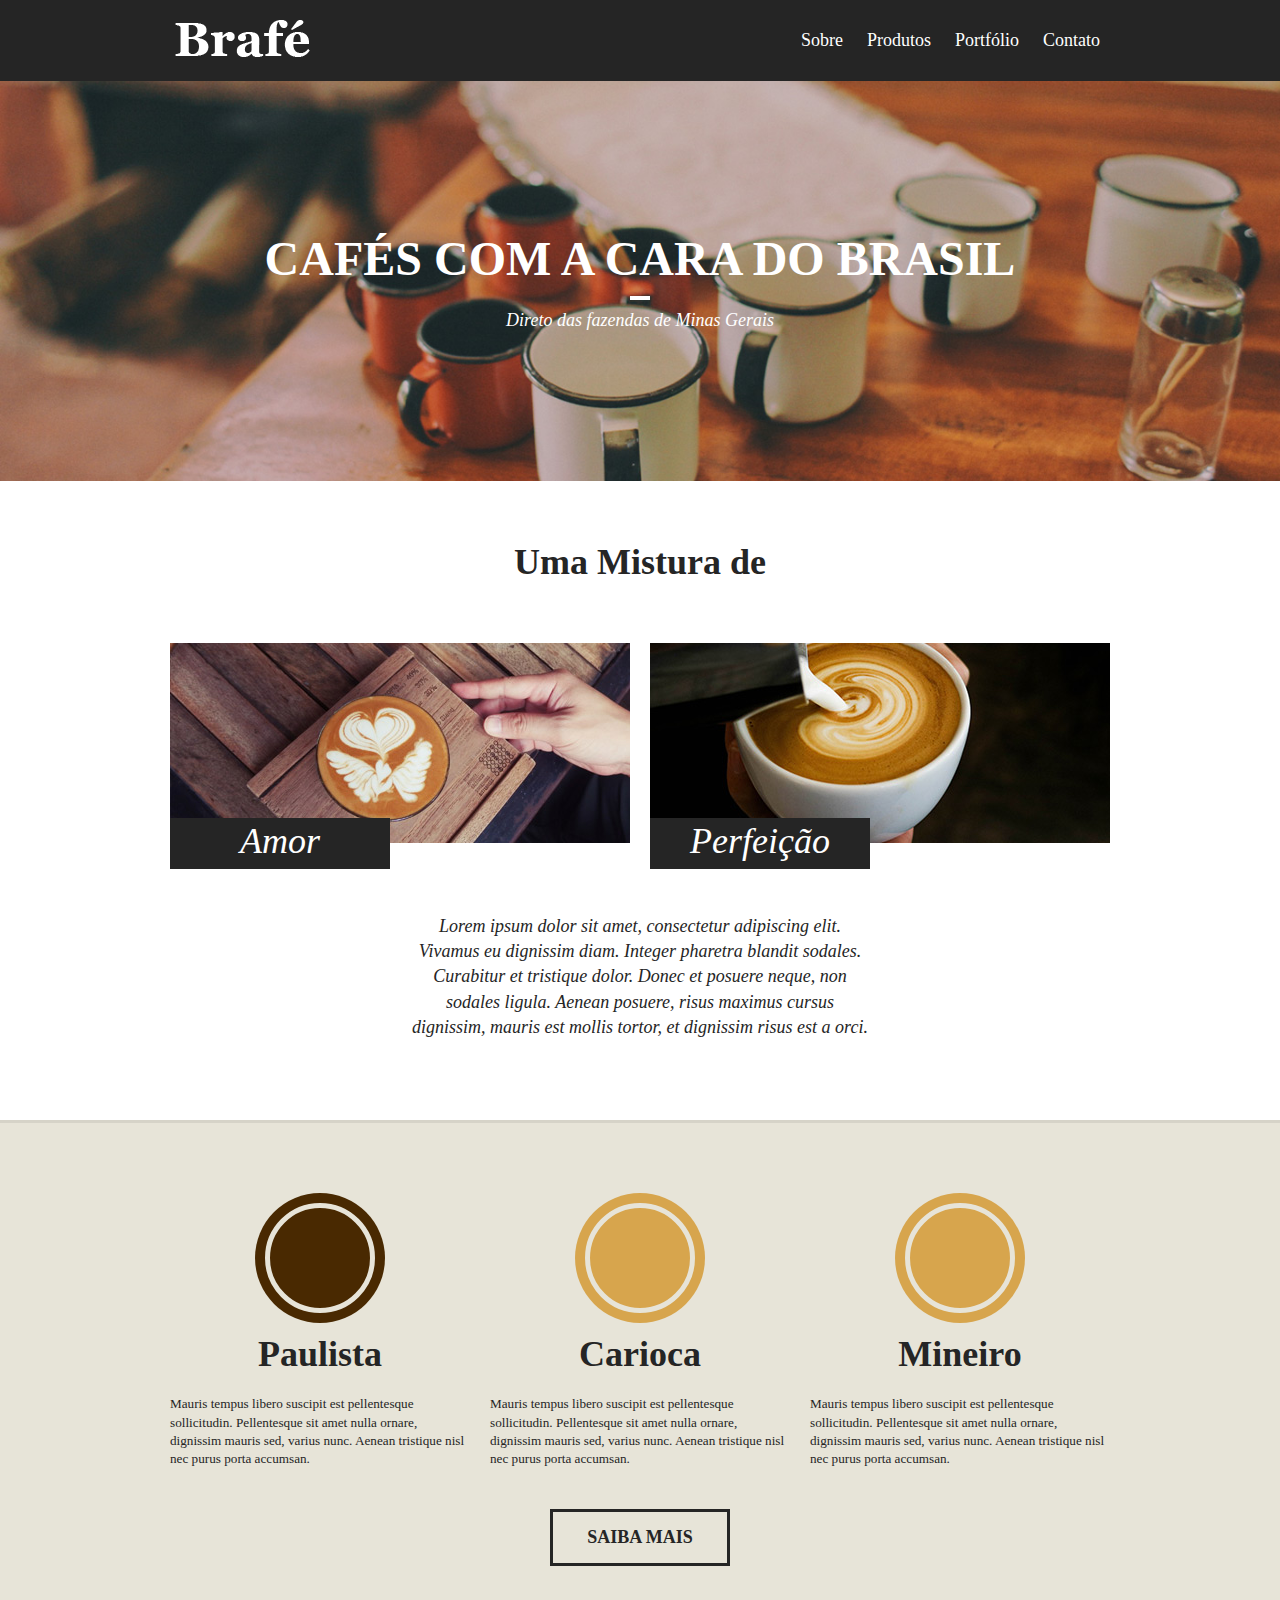
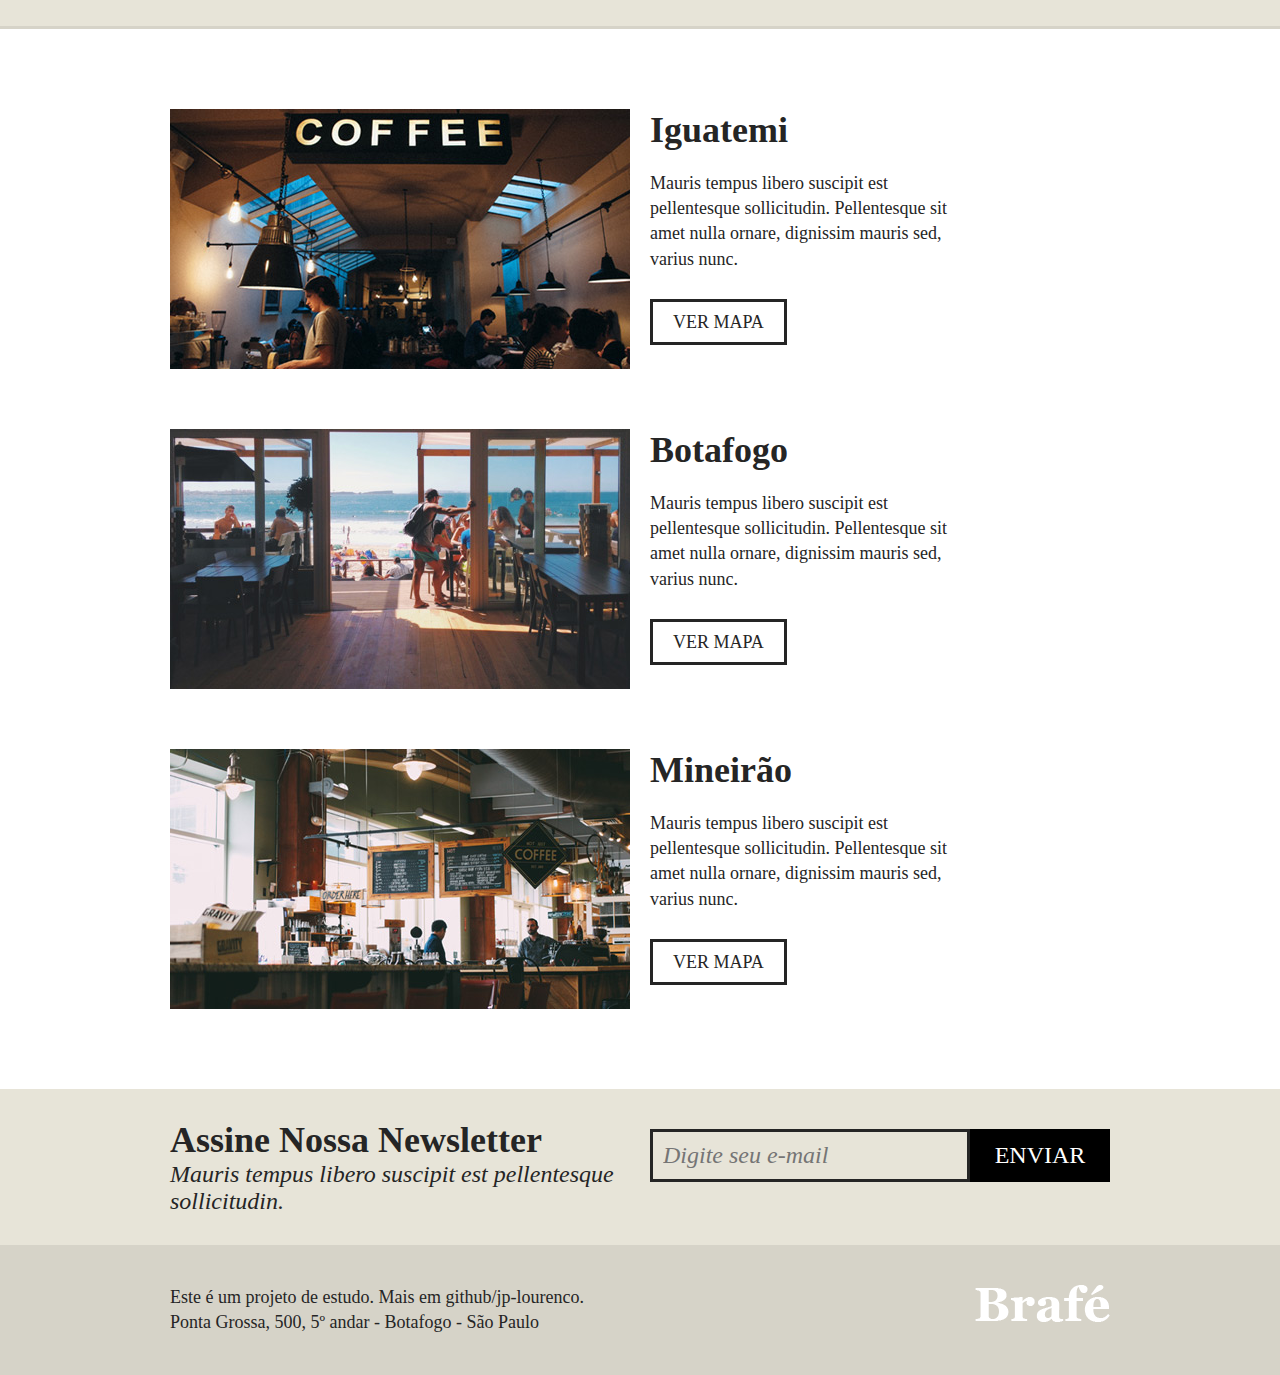
<file: index.html>
<!DOCTYPE html>

<html>

<head>
    <title>Brafé Puro</title>
    <meta charset="utf-8">
    <meta name="viewport" content="widht=device-widht, 
        initial-scale=1, shrink-to-fit=no">
    <link rel="stylesheet" type="text/css" href="/css/style.css" media="screen" >
</head>

<body>
    <header class="menu">
        <div class="menu-container">
            <a class="menu-logo" href="#"><img src="assets/images/brafe.png" alt="Brafé"></a>
            <nav class="menu-navegacao">
                <ul>
                    <li><a href="#">Sobre</a></li>
                    <li><a href="#">Produtos</a></li>
                    <li><a href="#">Portfólio</a></li>
                    <li><a href="#">Contato</a></li>
                </ul>
            </nav>
        </div>
    </header>

    <main class="intro">
        <h1>Cafés com a cara do Brasil</h1>
        <p>Direto das fazendas de Minas Gerais</p>
    </main>

    <section class="sobre">
        <h2>Uma Mistura de</h2>
        <div class="sobre-container">
            <div class="sobre-item">
                <img src="assets/images/cafe-1.jpg">
                <h3>Amor</h3>
            </div>
            <div class="sobre-item">
                <img src="assets/images/cafe-2.jpg">
                <h3>Perfeição</h3>
            </div>
        </div>
        <p>Lorem ipsum dolor sit amet, consectetur adipiscing elit. Vivamus
            eu dignissim diam. Integer pharetra blandit sodales. Curabitur
            et tristique dolor. Donec et posuere neque, non sodales ligula.
            Aenean posuere, risus maximus cursus dignissim, mauris
            est mollis tortor, et dignissim risus est a orci.</p>
    </section>

    <section class="produtos">
        <div class="produtos-container">
            <div class="produtos-item">
                <h2 class="produtos-paulista">Paulista</h2>
                <p>Mauris tempus libero suscipit est pellentesque sollicitudin.
                    Pellentesque sit amet nulla ornare, dignissim mauris sed,
                    varius nunc. Aenean tristique nisl nec purus porta accumsan.</p>
            </div>
            <div class="produtos-item">
                <h2 class="produtos-mineiro">Carioca</h2>
                <p>Mauris tempus libero suscipit est pellentesque sollicitudin.
                Pellentesque sit amet nulla ornare, dignissim mauris sed,
                varius nunc. Aenean tristique nisl nec purus porta accumsan.</p>
            </div>
            <div class="produtos-item">
                <h2 class="produtos-mineiro">Mineiro</h2>
                <p>Mauris tempus libero suscipit est pellentesque sollicitudin.
                Pellentesque sit amet nulla ornare, dignissim mauris sed,
                varius nunc. Aenean tristique nisl nec purus porta accumsan.</p>
            </div>
        </div>
        <a class="produtos-btn" href="#">Saiba Mais</a>
    </section>

    <section class="locais">
        
            <div class="locais-item">
                <img src="assets/images/iguatemi.jpg" alt="Brafé unidade Iguatemi">
                <div>
                    <h2>Iguatemi</h2>
                    <p>Mauris tempus libero suscipit est pellentesque sollicitudin.
                    Pellentesque sit amet nulla ornare, dignissim mauris sed,
                    varius nunc.</p>
                    <a href="#">Ver Mapa</a>
                </div>  
            </div>

            <div class="locais-item">
                <img src="assets/images/botafogo.jpg" alt="Brafé unidade Botafogo">
                <div>
                    <h2>Botafogo</h2>
                    <p>Mauris tempus libero suscipit est pellentesque sollicitudin.
                    Pellentesque sit amet nulla ornare, dignissim mauris sed,
                    varius nunc.</p>
                    <a href="#">Ver Mapa</a>
                </div>  
            </div>

            <div class="locais-item">
                <img src="assets/images/mineirao.jpg" alt="Brafé unidade Mineirão">
                <div>
                    <h2>Mineirão</h2>
                    <p>Mauris tempus libero suscipit est pellentesque sollicitudin.
                    Pellentesque sit amet nulla ornare, dignissim mauris sed,
                    varius nunc.</p>
                    <a href="#">Ver Mapa</a>
                </div>  
            </div>
        
    </section>

    <section class="assine">
        <div class="assine-container">
            <div class="assine-info">
                <h2>Assine Nossa Newsletter</h2>
                <p>Mauris tempus libero suscipit 
                est pellentesque sollicitudin.</p>
            </div>
            <form action="">
                <label>Email</label>
                <input type="text" name="" id="" placeholder="Digite seu e-mail">
                <button type="submit">Enviar</button>
            </form>       
        </div>
    </section>

    <footer class="footer">
        <div class="footer-container">
            <p>Este é um projeto de estudo. Mais em 
            github/jp-lourenco.<br>Ponta Grossa, 500, 5º andar -
            Botafogo - São Paulo</p>
            <img src="/assets/images/brafe.png" alt="Brafé">
        </div>
    </footer>


</body>

</html>
</file>
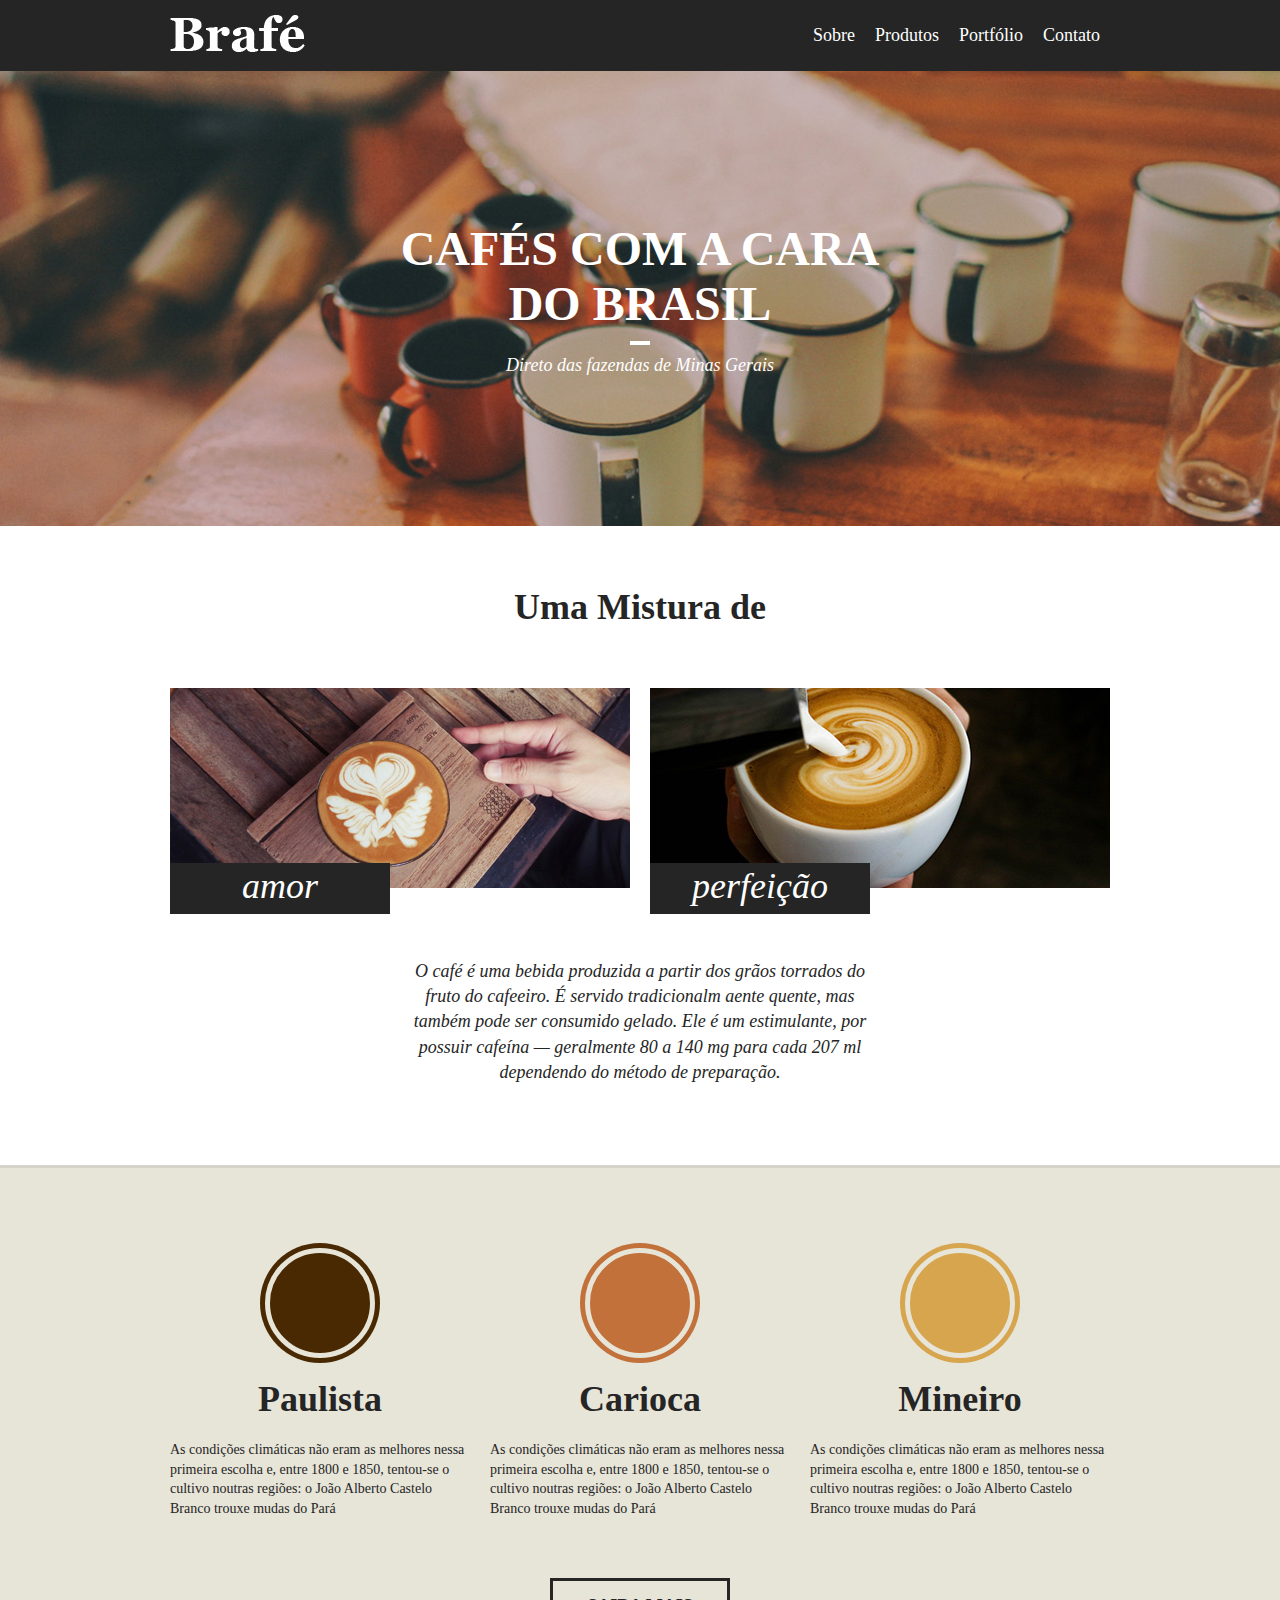
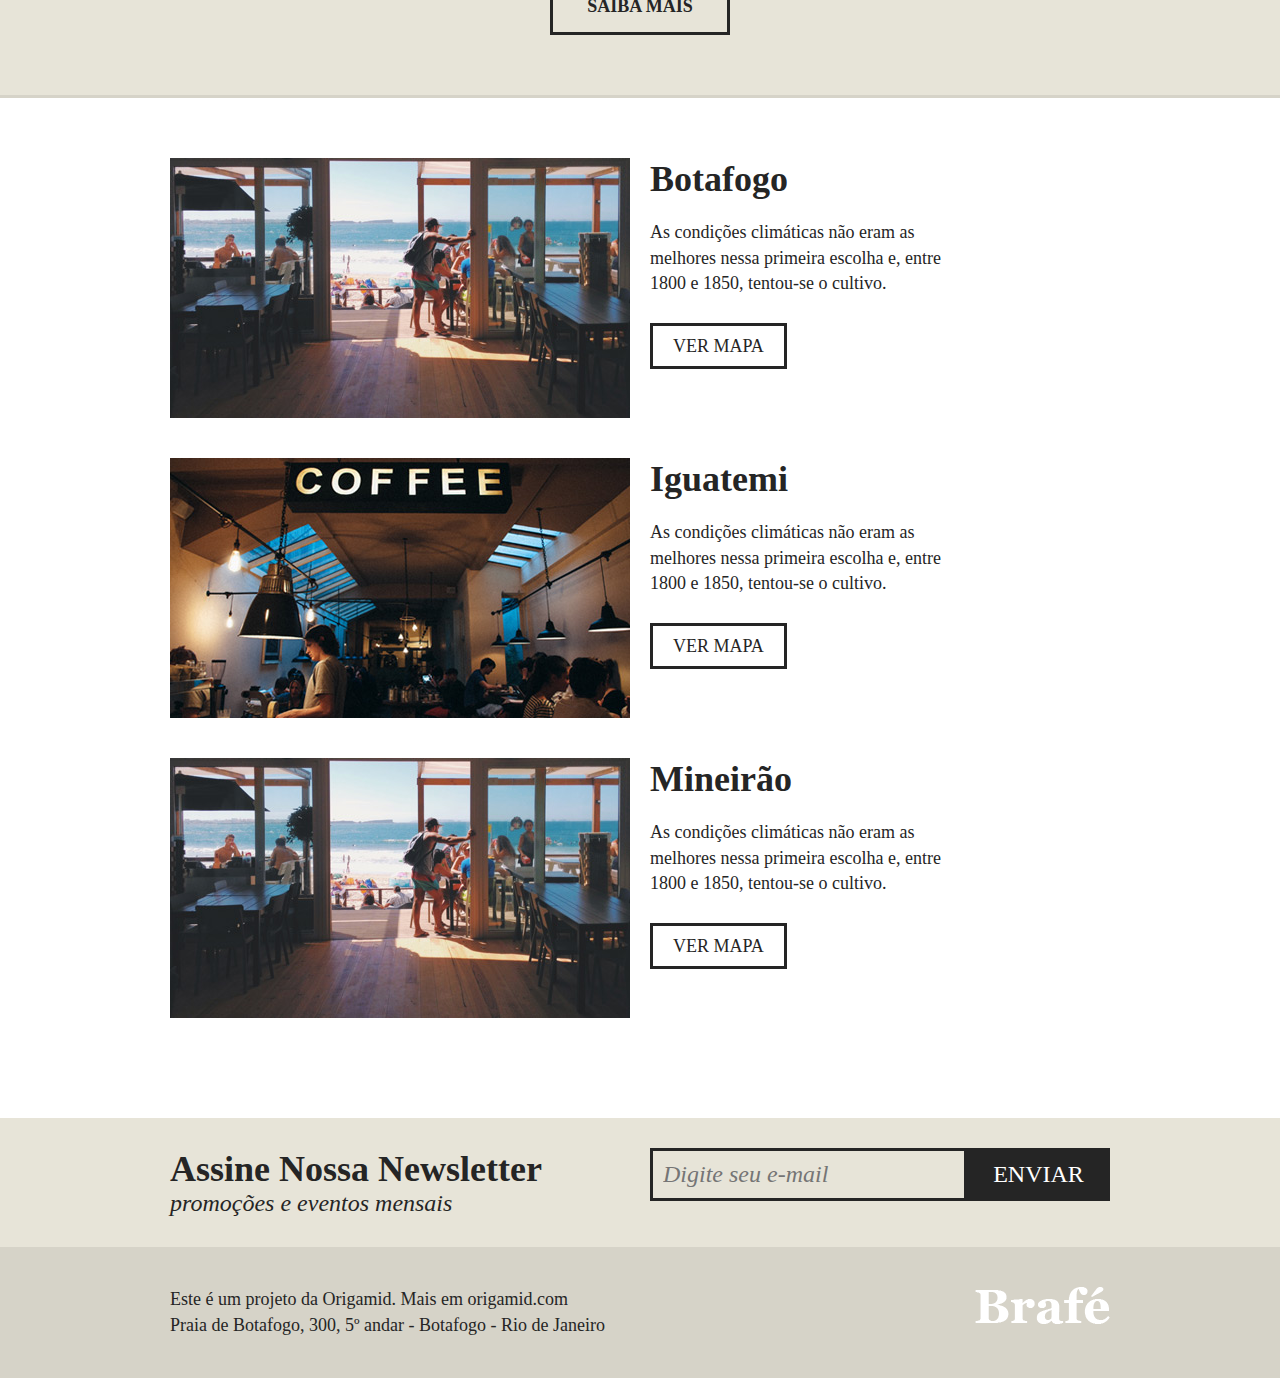
<file: CSS_Flex/index.html>
<!DOCTYPE html>
<html>
<head>
	<title>Brafé 1</title>
	<meta charset="utf-8">
	<meta name="viewport" content="width=device-width, initial-scale=1, shrink-to-fit=no">
	<link rel="stylesheet" type="text/css" href="css/style.css">
</head>
<body>
	
	<header class="menu">
		<div class="container">
			<a class="menu-logo" href="#"><img src="../assets/images/brafe.png" alt="Brafé"></a>	
			<nav class="menu-nav">
				<ul>
					<li><a href="#">Sobre</a></li>
					<li><a href="#">Produtos</a></li>
					<li><a href="#">Portfólio</a></li>
					<li><a href="#">Contato</a></li>
				</ul>
			</nav>
		</div>
	</header>
	
	<main class="intro">
		<h1>Cafés com a cara<br>do Brasil</h1>
		<p>Direto das fazendas de Minas Gerais</p>
	</main>
	
	<section class="sobre">
		<h2>Uma Mistura de</h2>
		<div class="container">
			<div class="sobre-item">
				<img src="../assets/images/cafe-1.jpg">
				<h3>amor</h3>
			</div>
			<div class="sobre-item">
				<img src="../assets/images/cafe-2.jpg">
				<h3>perfeição</h3>
			</div>
		</div>
		<p>O café é uma bebida produzida a partir dos grãos torrados do fruto do cafeeiro. É servido tradicionalm
aente quente, mas também pode ser consumido gelado. Ele é um estimulante, por possuir cafeína — geralmente 80 a 140 mg para cada 207 ml dependendo do método de preparação.</p>
	</section>
	
	<section class="produtos">
		<div class="container">
			<div class="produtos-item">
				<h2 class="produtos-paulista">Paulista</h2>
				<p>As condições climáticas não eram as melhores nessa primeira escolha e, entre 1800 e 1850, tentou-se o cultivo noutras regiões: o João Alberto Castelo Branco trouxe mudas do Pará</p>
			</div>
			<div class="produtos-item">
				<h2 class="produtos-carioca">Carioca</h2>
				<p>As condições climáticas não eram as melhores nessa primeira escolha e, entre 1800 e 1850, tentou-se o cultivo noutras regiões: o João Alberto Castelo Branco trouxe mudas do Pará</p>
			</div>
			<div class="produtos-item">
				<h2 class="produtos-mineiro">Mineiro</h2>
				<p>As condições climáticas não eram as melhores nessa primeira escolha e, entre 1800 e 1850, tentou-se o cultivo noutras regiões: o João Alberto Castelo Branco trouxe mudas do Pará</p>
			</div>
		</div>
		<a class="produtos-btn" href="#">Saiba Mais</a>
	</section>
	
	<section class="locais">
		<div class="locais-item container">
			<div class="locais-img">
				<img src="../assets/images/botafogo.jpg" alt="Brafé unidade Botafogo">
			</div>
			<div class="locais-info">
				<h2>Botafogo</h2>
				<p>As condições climáticas não eram as melhores nessa primeira escolha e, entre 1800 e 1850, tentou-se o cultivo.</p>
				<a href="#">Ver Mapa</a>
			</div>
		</div>
		
		<div class="locais-item container">
			<div class="locais-img">
				<img src="../assets/images/iguatemi.jpg" alt="Brafé unidade Iguatemi">
			</div>
			<div class="locais-info">
				<h2>Iguatemi</h2>
				<p>As condições climáticas não eram as melhores nessa primeira escolha e, entre 1800 e 1850, tentou-se o cultivo.</p>
				<a href="#">Ver Mapa</a>
			</div>
		</div>
		
		<div class="locais-item container">
			<div class="locais-img">
				<img src="../assets/images/botafogo.jpg" alt="Brafé unidade Mineirão">
			</div>
			<div class="locais-info">
				<h2>Mineirão</h2>
				<p>As condições climáticas não eram as melhores nessa primeira escolha e, entre 1800 e 1850, tentou-se o cultivo.</p>
				<a href="#">Ver Mapa</a>
			</div>
		</div>
	
	</section>
	
	<section class="assine">
		<div class="container">
			<div class="assine-info">
				<h2>Assine Nossa Newsletter</h2>
				<p>promoções e eventos mensais</p>
			</div>
			<form>
				<label>E-mail</label>
				<input type="text" placeholder="Digite seu e-mail">
				<button type="submit">Enviar</button>
			</form>
		</div>
	</section>
	
	<footer class="footer">
		<div class="container">
			<p>Este é um projeto da Origamid. Mais em origamid.com<br>Praia de Botafogo, 300, 5º andar - Botafogo - Rio de Janeiro</p>
			<div class="footer-img">
				<img src="../assets/images/brafe.png" alt="Brafé">
			</div>
		</div>
	</footer>
	
</body>
</html>
</file>
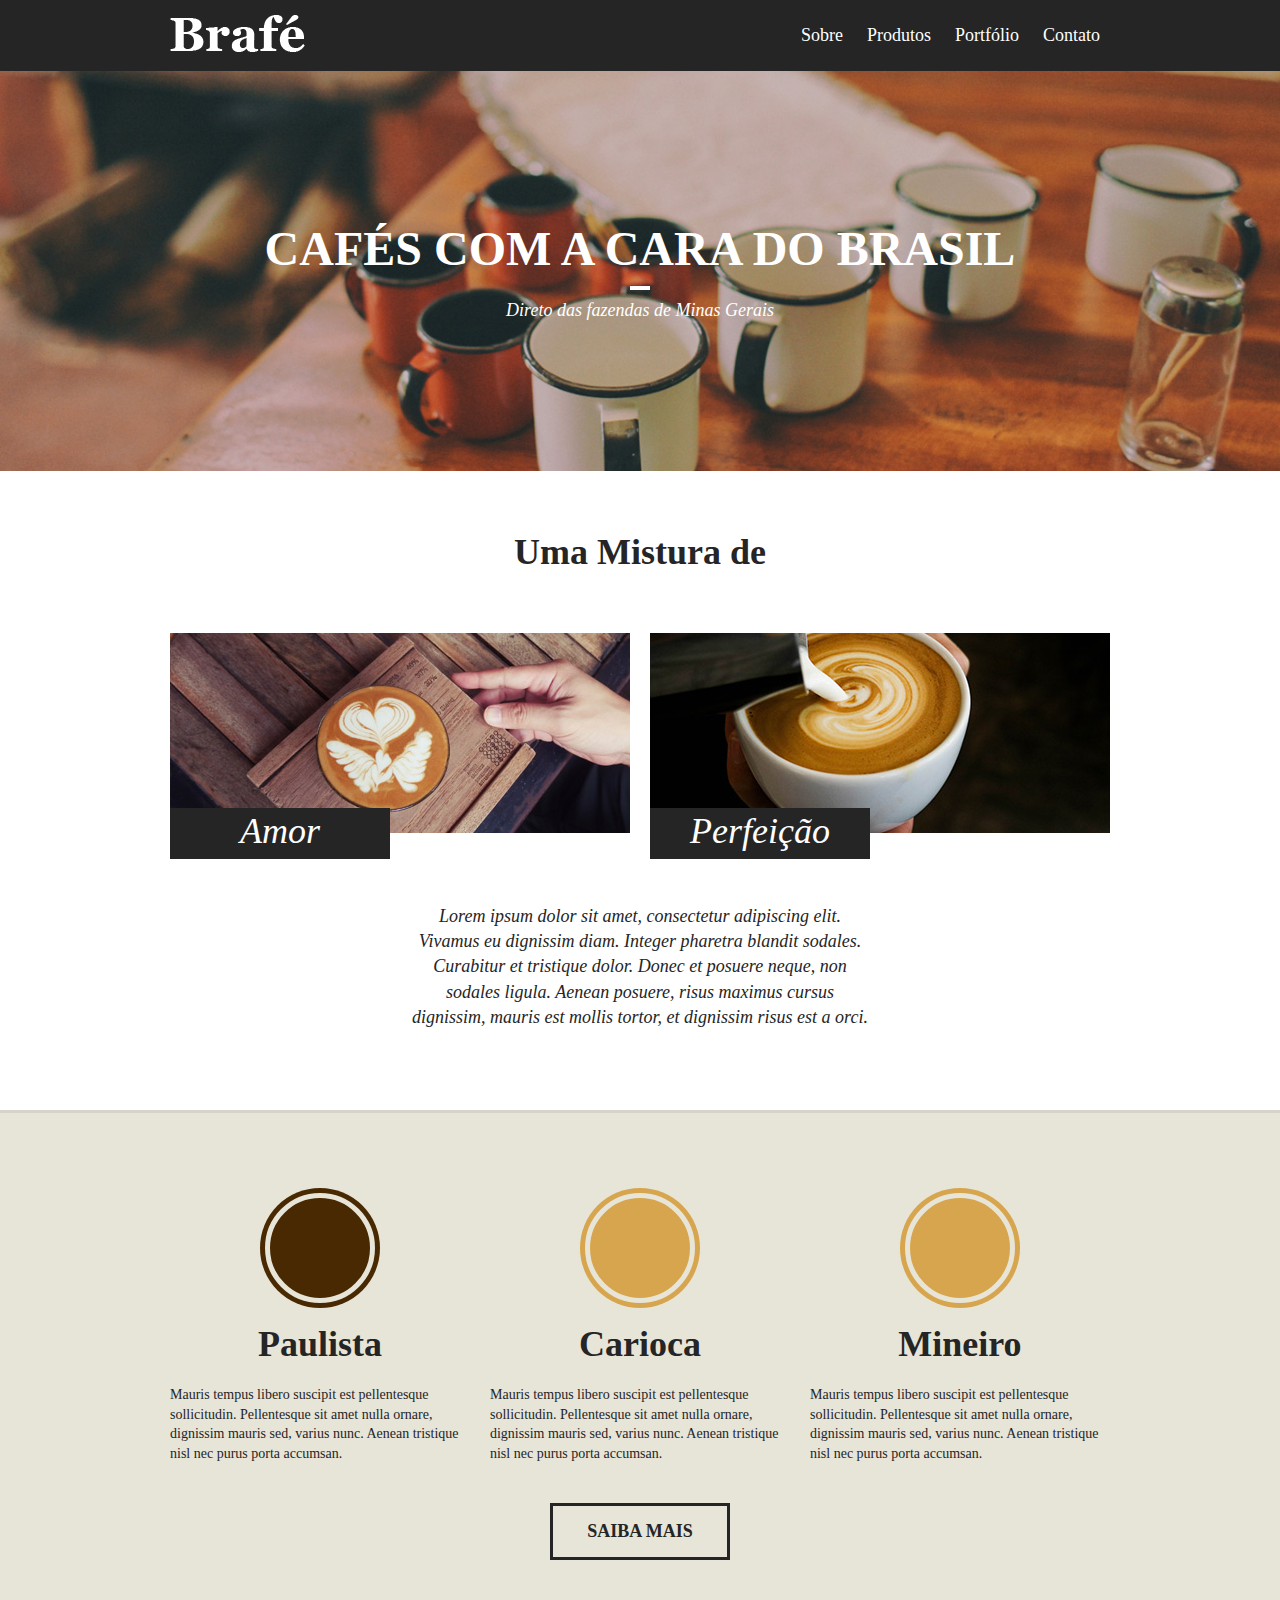
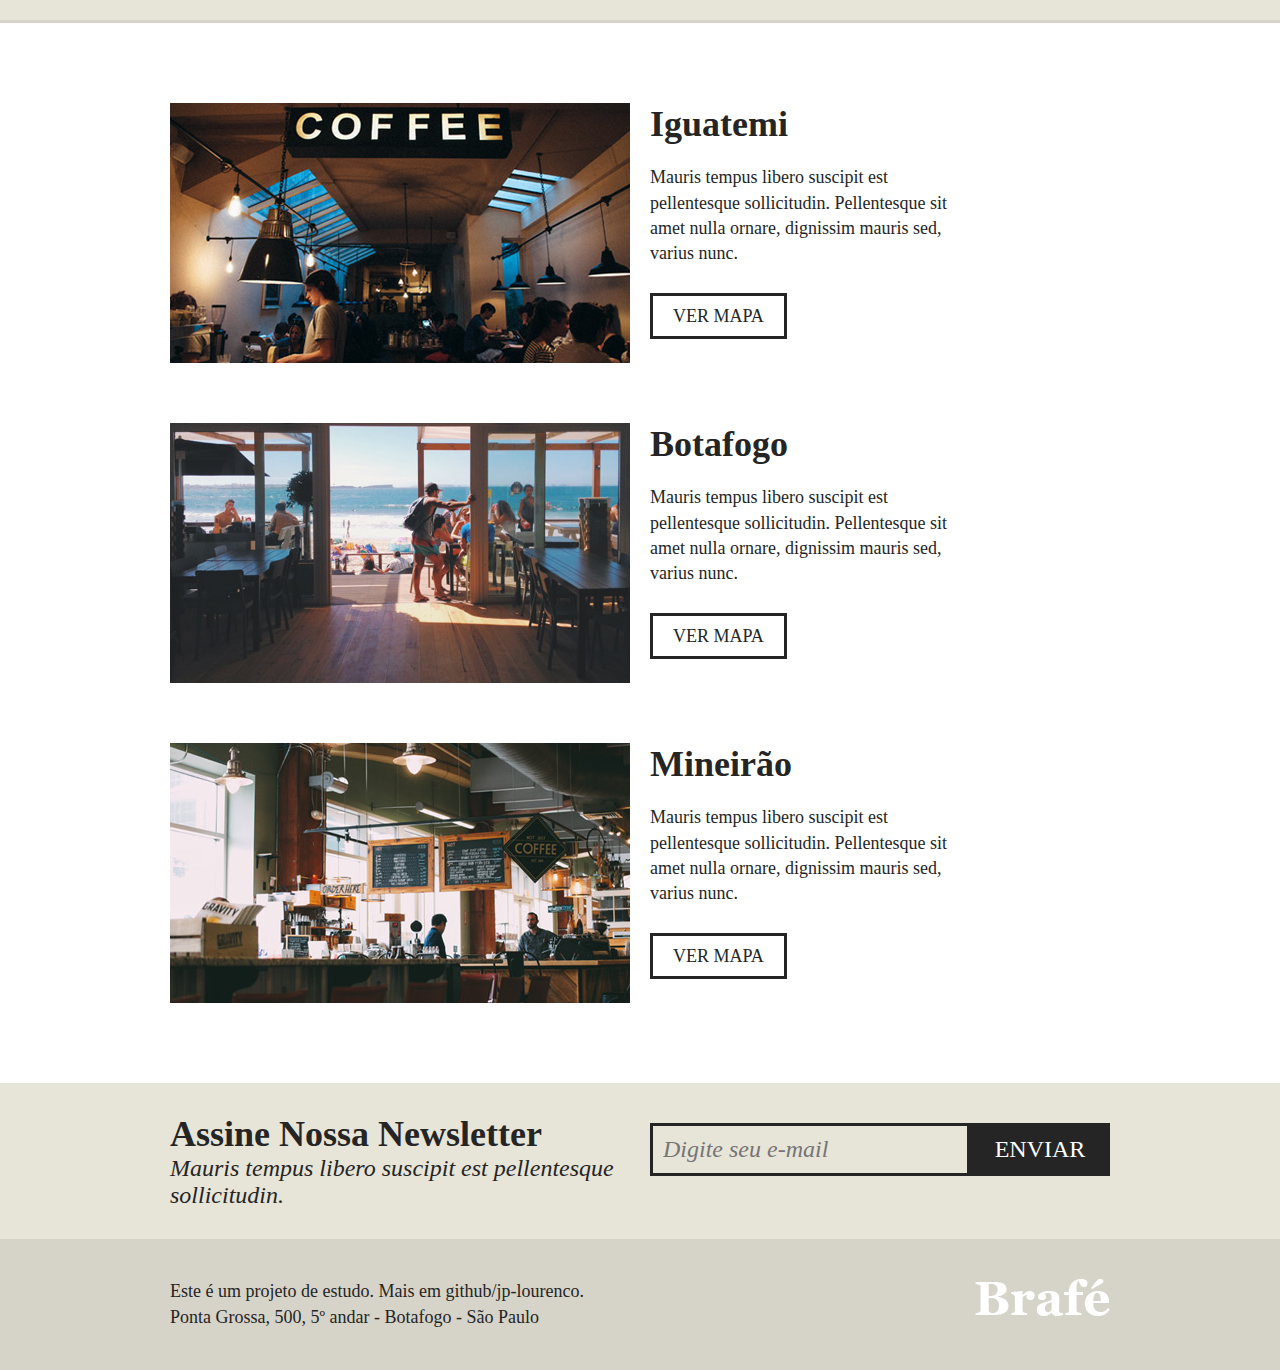
<file: CSS_Grid/index.html>
<!DOCTYPE html>

<html>

<head>
    <title>Brafé Puro</title>
    <meta charset="utf-8">
    <meta name="viewport" content="widht=device-widht, 
        initial-scale=1, shrink-to-fit=no">
    <link rel="stylesheet" type="text/css" href="css/grid.css" media="screen" >
    <link rel="stylesheet" type="text/css" href="css/style.css" media="screen" >
</head>

<body>
    <header class="menu">
        <div class="container">
            <a class="menu-logo grid-4" href="#"><img src="../assets/images/brafe.png" alt="Brafé"></a>
            <nav class="menu-nav grid-8">
                <ul>
                    <li><a href="#">Sobre</a></li>
                    <li><a href="#">Produtos</a></li>
                    <li><a href="#">Portfólio</a></li>
                    <li><a href="#">Contato</a></li>
                </ul>
            </nav>
        </div>
    </header>

    <main class="intro">
        <h1>Cafés com a cara do Brasil</h1>
        <p>Direto das fazendas de Minas Gerais</p>
    </main>

    <section class="sobre">
        <h2>Uma Mistura de</h2>
        <div class="container">
            <div class="sobre-item grid-6">
                <img src="../assets/images/cafe-1.jpg">
                <h3>Amor</h3>
            </div>
            <div class="sobre-item grid-6">
                <img src="../assets/images/cafe-2.jpg">
                <h3>Perfeição</h3>
            </div>
        </div>
        <p>Lorem ipsum dolor sit amet, consectetur adipiscing elit. Vivamus
            eu dignissim diam. Integer pharetra blandit sodales. Curabitur
            et tristique dolor. Donec et posuere neque, non sodales ligula.
            Aenean posuere, risus maximus cursus dignissim, mauris
            est mollis tortor, et dignissim risus est a orci.</p>
    </section>

    <section class="produtos">
        <div class="container">
            <div class="produtos-item grid-4">
                <h2 class="produtos-paulista">Paulista</h2>
                <p>Mauris tempus libero suscipit est pellentesque sollicitudin.
                    Pellentesque sit amet nulla ornare, dignissim mauris sed,
                    varius nunc. Aenean tristique nisl nec purus porta accumsan.</p>
            </div>
            <div class="produtos-item grid-4">
                <h2 class="produtos-mineiro">Carioca</h2>
                <p>Mauris tempus libero suscipit est pellentesque sollicitudin.
                Pellentesque sit amet nulla ornare, dignissim mauris sed,
                varius nunc. Aenean tristique nisl nec purus porta accumsan.</p>
            </div>
            <div class="produtos-item grid-4">
                <h2 class="produtos-mineiro">Mineiro</h2>
                <p>Mauris tempus libero suscipit est pellentesque sollicitudin.
                Pellentesque sit amet nulla ornare, dignissim mauris sed,
                varius nunc. Aenean tristique nisl nec purus porta accumsan.</p>
            </div>
        </div>
        <a class="produtos-btn" href="#">Saiba Mais</a>
    </section>

    <section class="locais">
        
            <div class="locais-item container">
                <div class="grid-6">
                    <img src="../assets/images/iguatemi.jpg" alt="Brafé unidade Iguatemi">
                </div>
                <div class="grid-6">
                    <h2>Iguatemi</h2>
                    <p>Mauris tempus libero suscipit est pellentesque sollicitudin.
                    Pellentesque sit amet nulla ornare, dignissim mauris sed,
                    varius nunc.</p>
                    <a href="#">Ver Mapa</a>
                </div>  
            </div>

            <div class="locais-item container">
                <div class="grid-6">
                    <img src="../assets/images/botafogo.jpg" alt="Brafé unidade Botafogo">
                </div>
                <divc class="grid-6">
                    <h2>Botafogo</h2>
                    <p>Mauris tempus libero suscipit est pellentesque sollicitudin.
                    Pellentesque sit amet nulla ornare, dignissim mauris sed,
                    varius nunc.</p>
                    <a href="#">Ver Mapa</a>
                </div>  
            </div>

            <div class="locais-item container">
                <div class="grid-6">
                    <img src="../assets/images/mineirao.jpg" alt="Brafé unidade Mineirão">
                </div>
                <div class="grid-6">
                    <h2>Mineirão</h2>
                    <p>Mauris tempus libero suscipit est pellentesque sollicitudin.
                    Pellentesque sit amet nulla ornare, dignissim mauris sed,
                    varius nunc.</p>
                    <a href="#">Ver Mapa</a>
                </div>  
            </div>
        
    </section>

    <section class="assine">
        <div class="container">
            <div class="assine-info grid-6">
                <h2>Assine Nossa Newsletter</h2>
                <p>Mauris tempus libero suscipit 
                est pellentesque sollicitudin.</p>
            </div>
            <form class="grid-6"">
                <label>Email</label>
                <input type="text" name="" id="" placeholder="Digite seu e-mail">
                <button type="submit">Enviar</button>
            </form>       
        </div>
    </section>

    <footer class="footer">
        <div class="container">
            <p class="grid-8">Este é um projeto de estudo. Mais em 
            github/jp-lourenco.<br>Ponta Grossa, 500, 5º andar -
            Botafogo - São Paulo</p>
            <div class="grid-4">
                <img src="../assets/images/brafe.png" alt="Brafé">
            </div>
        </div>
    </footer>


</body>

</html>
</file>
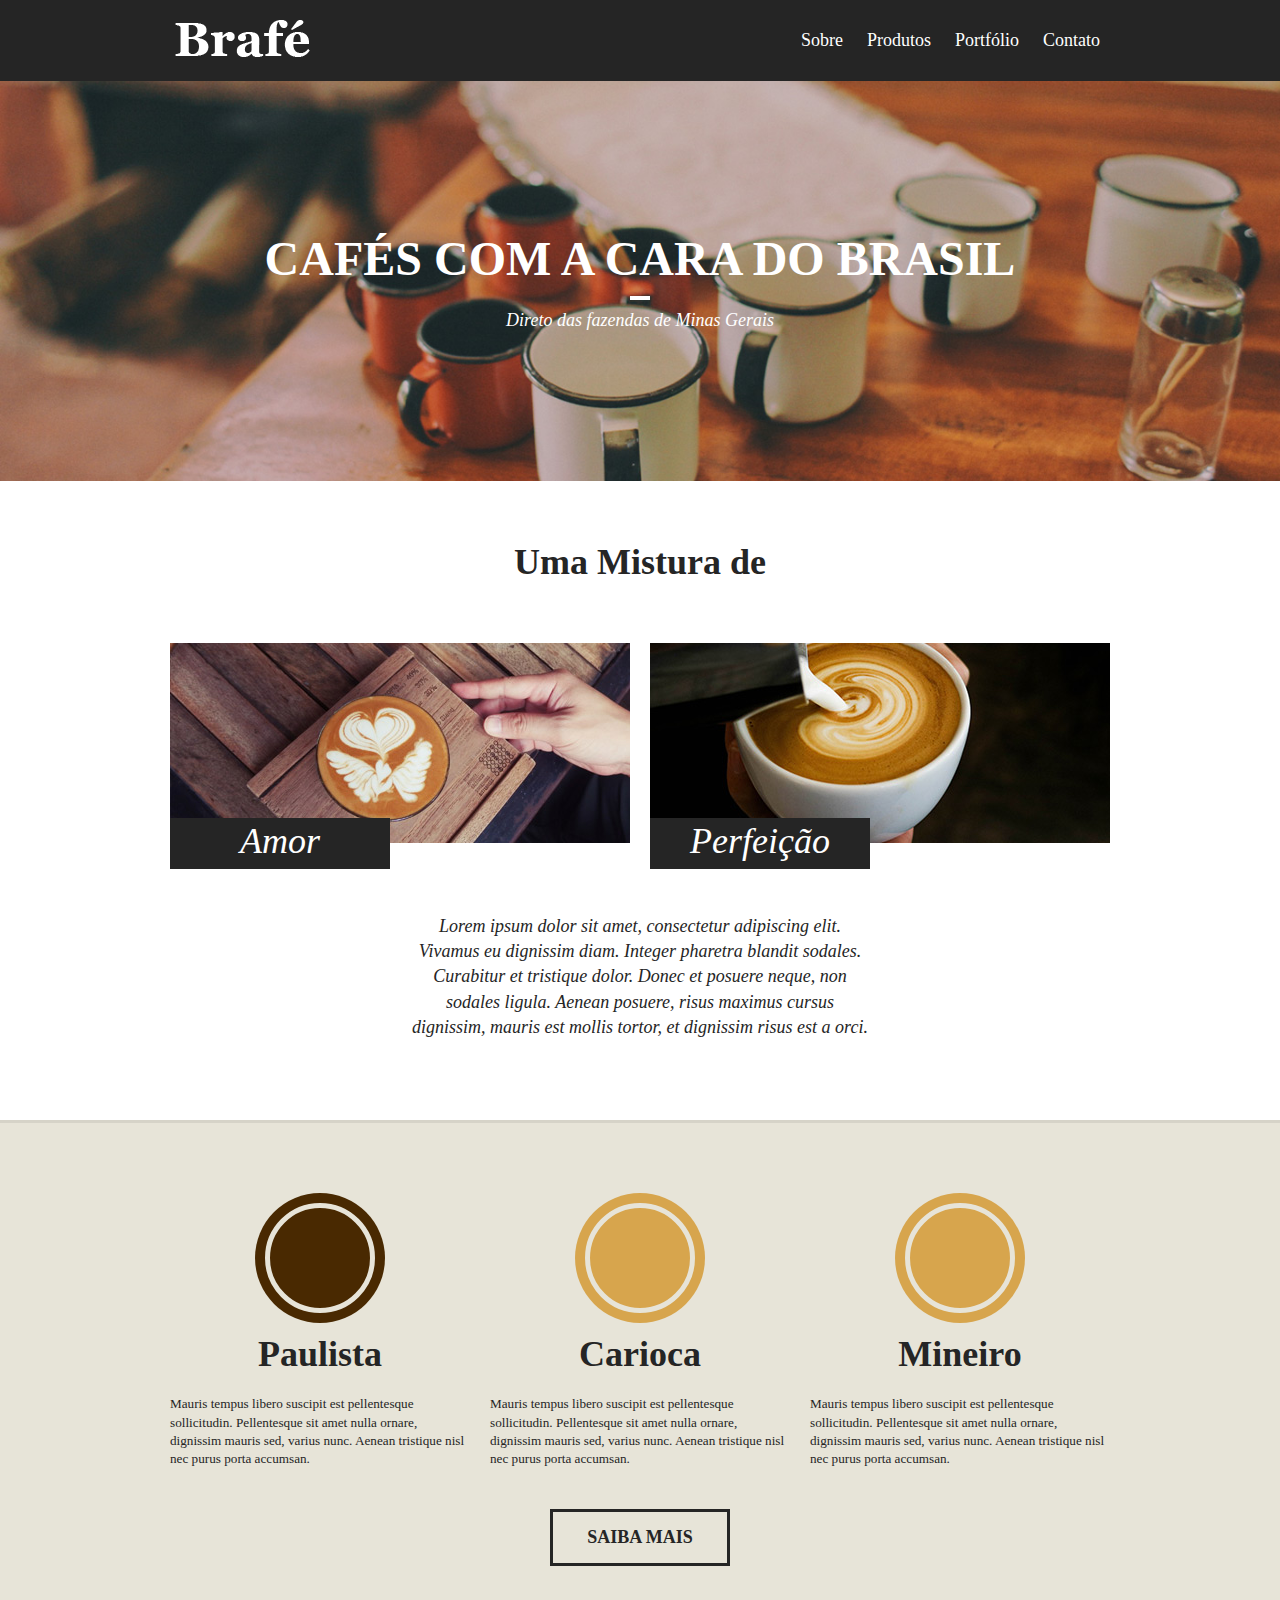
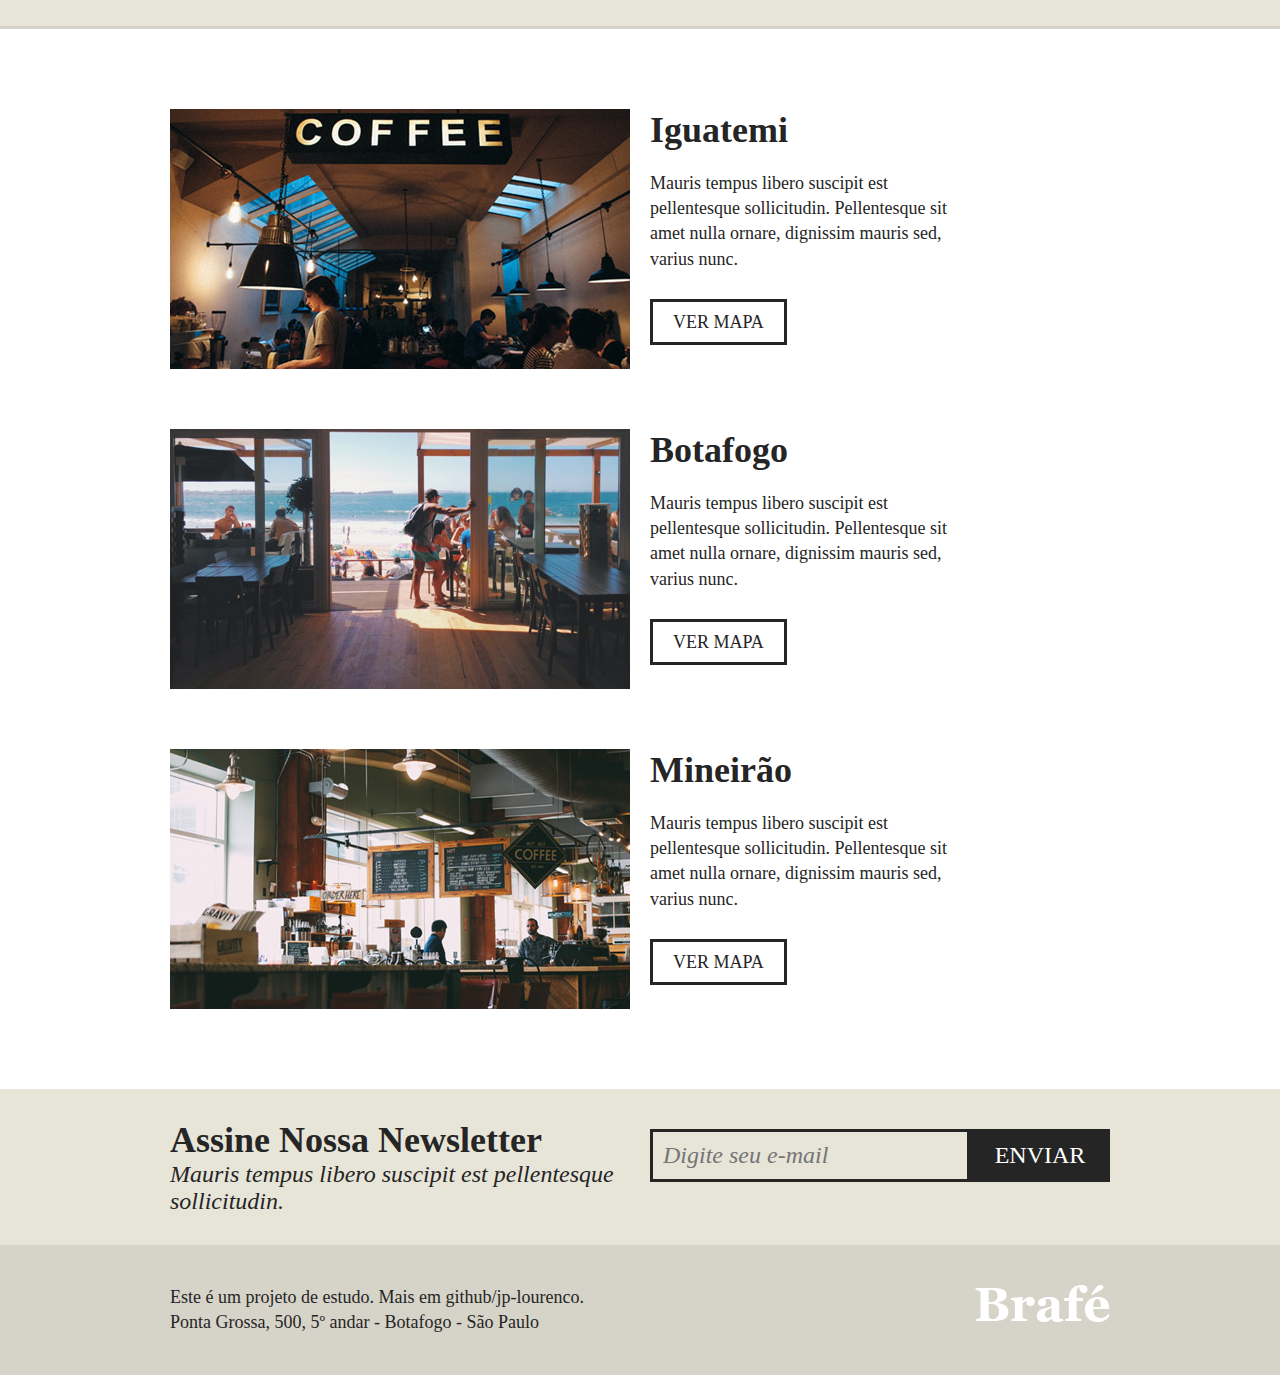
<file: CSS_Puro/index.html>
<!DOCTYPE html>

<html>

<head>
    <title>Brafé Purissimo</title>
    <meta charset="utf-8">
    <meta name="viewport" content="widht=device-widht, 
        initial-scale=1, shrink-to-fit=no">
    <link rel="stylesheet" type="text/css" href="css/style.css" media="screen" >
</head>

<body>
    <header class="menu">
        <div class="menu-container">
            <a class="menu-logo" href="#"><img src="../assets/images/brafe.png" alt="Brafé"></a>
            <nav class="menu-navegacao">
                <ul>
                    <li><a href="#">Sobre</a></li>
                    <li><a href="#">Produtos</a></li>
                    <li><a href="#">Portfólio</a></li>
                    <li><a href="#">Contato</a></li>
                </ul>
            </nav>
        </div>
    </header>

    <main class="intro">
        <h1>Cafés com a cara do Brasil</h1>
        <p>Direto das fazendas de Minas Gerais</p>
    </main>

    <section class="sobre">
        <h2>Uma Mistura de</h2>
        <div class="sobre-container">
            <div class="sobre-item">
                <img src="../assets/images/cafe-1.jpg">
                <h3>Amor</h3>
            </div>
            <div class="sobre-item">
                <img src="../assets/images/cafe-2.jpg">
                <h3>Perfeição</h3>
            </div>
        </div>
        <p>Lorem ipsum dolor sit amet, consectetur adipiscing elit. Vivamus
            eu dignissim diam. Integer pharetra blandit sodales. Curabitur
            et tristique dolor. Donec et posuere neque, non sodales ligula.
            Aenean posuere, risus maximus cursus dignissim, mauris
            est mollis tortor, et dignissim risus est a orci.</p>
    </section>

    <section class="produtos">
        <div class="produtos-container">
            <div class="produtos-item">
                <h2 class="produtos-paulista">Paulista</h2>
                <p>Mauris tempus libero suscipit est pellentesque sollicitudin.
                    Pellentesque sit amet nulla ornare, dignissim mauris sed,
                    varius nunc. Aenean tristique nisl nec purus porta accumsan.</p>
            </div>
            <div class="produtos-item">
                <h2 class="produtos-mineiro">Carioca</h2>
                <p>Mauris tempus libero suscipit est pellentesque sollicitudin.
                Pellentesque sit amet nulla ornare, dignissim mauris sed,
                varius nunc. Aenean tristique nisl nec purus porta accumsan.</p>
            </div>
            <div class="produtos-item">
                <h2 class="produtos-mineiro">Mineiro</h2>
                <p>Mauris tempus libero suscipit est pellentesque sollicitudin.
                Pellentesque sit amet nulla ornare, dignissim mauris sed,
                varius nunc. Aenean tristique nisl nec purus porta accumsan.</p>
            </div>
        </div>
        <a class="produtos-btn" href="#">Saiba Mais</a>
    </section>

    <section class="locais">
        
            <div class="locais-item">
                <img src="../assets/images/iguatemi.jpg" alt="Brafé unidade Iguatemi">
                <div>
                    <h2>Iguatemi</h2>
                    <p>Mauris tempus libero suscipit est pellentesque sollicitudin.
                    Pellentesque sit amet nulla ornare, dignissim mauris sed,
                    varius nunc.</p>
                    <a href="#">Ver Mapa</a>
                </div>  
            </div>

            <div class="locais-item">
                <img src="../assets/images/botafogo.jpg" alt="Brafé unidade Botafogo">
                <div>
                    <h2>Botafogo</h2>
                    <p>Mauris tempus libero suscipit est pellentesque sollicitudin.
                    Pellentesque sit amet nulla ornare, dignissim mauris sed,
                    varius nunc.</p>
                    <a href="#">Ver Mapa</a>
                </div>  
            </div>

            <div class="locais-item">
                <img src="../assets/images/mineirao.jpg" alt="Brafé unidade Mineirão">
                <div>
                    <h2>Mineirão</h2>
                    <p>Mauris tempus libero suscipit est pellentesque sollicitudin.
                    Pellentesque sit amet nulla ornare, dignissim mauris sed,
                    varius nunc.</p>
                    <a href="#">Ver Mapa</a>
                </div>  
            </div>
        
    </section>

    <section class="assine">
        <div class="assine-container">
            <div class="assine-info">
                <h2>Assine Nossa Newsletter</h2>
                <p>Mauris tempus libero suscipit 
                est pellentesque sollicitudin.</p>
            </div>
            <form action="">
                <label>Email</label>
                <input type="text" name="" id="" placeholder="Digite seu e-mail">
                <button type="submit">Enviar</button>
            </form>       
        </div>
    </section>

    <footer class="footer">
        <div class="footer-container">
            <p>Este é um projeto de estudo. Mais em 
            github/jp-lourenco.<br>Ponta Grossa, 500, 5º andar -
            Botafogo - São Paulo</p>
            <img src="../assets/images/brafe.png" alt="Brafé">
        </div>
    </footer>


</body>

</html>
</file>
<file: css/style.css>
/* 
    responsivo
    
    960
    
    739
*/ 

/*necessario para remover o padding padrao*/
body, h1, h2, h3, p, ul {
    padding: 0px;
    margin: 0px;
}

body {
    font-family: Georgia, 'Times New Roman', Times, serif;
    color: #252525;
}

/* 
    boa pratica para que o padding e o 
    border somem junto com o width, ou seja,
    ( width = width + padding + border )
*/
* {
    box-sizing: border-box;
    /* para ver a estrutura do site
    border: 1px solid red; */
}

/* Menu */

.menu {
    background: #252525;
    padding: 20px 0;
}

.menu-container {
    max-width: 960px;
    /*responsivo para a esquerda e direita*/
    margin: 0 auto;
}

/*necessario para pegar height automatico com elemento float*/
.menu-container::after, .menu-container::before {
    content: '';
    display: table;
    clear: both;
}

a.menu-logo {
    display: block;
    float: left;
    margin-left: 15px;
}

.menu-navegacao{
    float: right;
    margin-right: 10px;
}

.menu-navegacao li {
    display: inline-block;
}

.menu-navegacao a {
    display: block;
    padding: 10px;
    /*tirar o azul*/
    text-decoration: none;
    color: #fff;
    /*18px 18/16  "em" => melhor para responsividade*/
    font-size: 1.125em;
}

@media (max-width: 739px) {
    .menu {
        text-align: center;
    }
    a.menu-logo {
        float: none;
        margin: 0 auto;
    }
    .menu-navegacao {
        float: none;
        clear: both;
    }
}

.intro {
    background: url('../assets/images/bg-intro.jpg') no-repeat center center;
    background-size: cover;
    padding: 150px 0;
    text-align: center;
    color: #fff;
}

.intro h1 {
    text-transform: uppercase;
    font-size: 3em;
}

/* - */
.intro h1::after {
    content: '';
    display: block;
    width: 20px;
    height: 4px;
    background: #fff;
    margin: 10px auto;
}

.intro p {
    font-style: italic;
    font-size: 1.125em;
}

@media (max-width: 739px) {
    .intro {
        padding: 60px 0;
    }
}

.sobre {
    padding: 60px 0;
}

.sobre h2 {
    text-align: center;
    font-size: 2.25em;
    margin-bottom: 60px;
}

/* */
.sobre-container {
    max-width: 960px;
    margin: 0 auto;
}

.sobre-container::after, .sobre-container::before {
    content: '';
    display: table;
    clear: both;
}

.sobre-item {
    width: 460px;
    float: left;
    margin: 0 10px;
}

.sobre-item img {
    display: block;
    max-width: 100%;
}

.sobre-item h3 {
    font-size: 2.25em;
    line-height: 1em;
    background: #252525;
    width: 220px;
    color: #fff;
    font-style: italic;
    font-weight: normal;
    text-align: center;
    padding: 5px 0 10px 0;
    top: -25px;
    position: relative;
}

/* somente o (p) que esta dentro da primeira camada da class sobre */
.sobre > p {
    font-size: 1.125em;
    line-height: 1.4em;
    font-style: italic;
    text-align: center;
    margin: 20px auto;
    max-width: 460px;
}

@media (min-width: 740px) and (max-width: 980px) {
    .sobre-container {
        max-width: 720px;
    }
    .sobre-item {
        width: 340px
    }
}

@media (max-width: 739px) {
    .sobre-container {
        max-width: 300px;
    }
    .sobre-item {
        width: 300px;
        margin: 0 auto;
    }
}

.produtos {
    background: #e7e4d8;
    padding: 60px 0;
    border-top: 3px solid #d6d3c8;
    border-bottom: 3px solid #d6d3c8;
}

.produtos-container {
    max-width: 960px;
    margin: 0 auto;
}

.produtos-container::after, .produtos-container::before {
    content: '';
    display: table;
    clear: both;
}

.produtos-item {
    width: 300px;
    float: left;
    /* bottom: 20px pra tela pequena nao grudar os itens*/
    margin: 0 10px 20px 10px;
}

.produtos-item h2 {
    text-align: center;
    font-size: 2.25em;
    margin-bottom: 20px;
}

.produtos-item h2::before {
    content: '';
    display: block;
    width: 100px;
    height: 100px;
    /* pega a cor do contexto*/
    background: currentColor;
    border-radius: 50%;
    margin: 20px auto;
    border: 5px solid  #e7e4d8;
    box-shadow: 0 0 0 10px currentColor;
}

h2.produtos-paulista::before {
    color: #492901;
}

h2.produtos-carioca::before {
    color: #c17139;
}

h2.produtos-mineiro::before {
    color: #d7a54d;
}

.produtos-item p {
    font-size: 0.825em;
    line-height: 1.4em;
}

.produtos-btn {
    width: 180px;
    border: 3px solid;
    color: #252525;
    text-decoration: none;
    display: block;
    font-size: 1.125em;
    font-weight: bold;
    text-transform: uppercase;
    text-align: center;
    padding: 15px 0;
    margin: 20px auto 0 auto;
}

@media (min-width: 740px) and (max-width: 980px) {
    .produtos-container {
        max-width: 720px;
    }
    .produtos-item {
        width: 220px
    }
}

@media (max-width: 739px) {
    .produtos-container {
        max-width: 300px;
    }
    .produtos-item {
        margin: 0 auto 20px auto;
    }
}

.locais {
    max-width: 960px;
    margin: 0 auto;
    padding: 20px 0;
}

.locais-item {
    clear: both;
    margin: 60px auto;
}

.locais-item::after, .locais-item::before {
    content: '';
    display: table;
    clear: both;
}

.locais-item img{
    width: 460px;
    display: block;
    float: left; 
    margin: 0 10px;
}
.locais-item > div{
    width: 460px;
    float: left; 
    margin: 0 10px;
}

.locais-item h2 {
    font-size: 2.25em;
    margin-bottom: 20px; 
}

.locais-item p {
    font-size: 1.125em;
    line-height: 1.4em;
    max-width: 320px;
    margin-bottom: 40px;
}

.locais-item a {
    font-size: 1.125em;
    text-transform: uppercase;
    text-decoration: none;
    border: 3px solid;
    color: #252525;
    padding: 10px 20px;
}

@media (min-width: 740px) and (max-width: 980px) {
    .locais {
        max-width: 720px;
    }
    .locais-item > div, .locais-item img {
        width: 340px
    }
}

@media (max-width: 739px) {
    .locais {
        max-width: 300px;
    }
    .locais-item > div, .locais-item img {
       width: 300px;
       margin: 0;
    }
}

.assine {
    background: #e7e4d8;
    padding: 30px 0;

}

.assine-container {
    max-width: 960px;
    margin: 0 auto;
}

.assine-container::after, .assine-container::before {
    content: '';
    display: table;
    clear: both;
}

.assine-info {
    width: 460px;
    margin: 0 10px;
    float: left;
}

.assine-info h2 {
    font-size: 2.25em;
}

.assine-info p {
    font-size: 1.5em;
    font-style: italic;
}

.assine form {
    width: 460px;
    margin: 10px 10px 0 10px;
    float: left;
}

.assine form label {
    display: none;
}

.assine input {
    /* 320px - 26px de padding e border box*/
    box-sizing: border-box;
    width: 320px;
    border: 3px solid;
    color: #252525;
    background: none;
    font-size: 1.5em;
    font-style: italic;
    font-family: Georgia, 'Times New Roman', Times, serif;
    padding: 10px;
    float: left;
}

.assine button {
    background: #000;
    border: none;
    font-family: Georgia, 'Times New Roman', Times, serif;
    text-transform: uppercase;
    font-size: 1.5em;
    width: 140px;
    padding: 13px 0;
    color: #fff;
    /* ponteiro do mouse qnd coloca em cima do botao*/
    cursor: pointer;
}

@media (min-width: 740px) and (max-width: 980px) {
    .assine-container {
        max-width: 720px;
    }
    .assine-info, .assine form, .assine input {
        width: 340px;
    }
}

@media (max-width: 739px) {
    .assine-container {
        max-width: 300px;
    }
    .assine-info, .assine form, .assine input {
        width: 300px;
        margin: 10px 0 0 0;
    }
}

.footer {
    background: #d6d3c8;
    padding: 40px 0;
}

.footer-container {
    max-width: 960px;
    margin: 0 auto;
}

.footer-container::after, .footer-container::before {
    content: '';
    display: table;
    clear: both;
}

.footer p {
    float: left;
    margin: 0 10px;
    font-size: 1.125em;
    line-height: 1.4em;
}

.footer img {
    float: right;
    margin: 0 10px;
    display: block;
}


@media (max-width: 739px) {
    .footer-container {
        max-width: 300px;
    }
    .footer p {
        float: none;
        margin: 0;
    }
    .footer img {
        float: none;
        margin: 20px 0;
    }
}
</file>
<file: CSS_Grid/css/grid.css>
.container {
    max-width: 960px;
    margin: 0 auto;
}

.container::after, .container::before {
    content: '';
    display: table;
    clear: both;
}

.grid-1, .grid-2, .grid-3, .grid-4, .grid-5, .grid-6, .grid-7, .grid-8,
.grid-9, .grid-10, .grid-11, .grid-12 {
    margin-left: 10px;
    margin-right: 10px;
    float: left;
    display: block;
    min-height: 1px;
}

.grid-1 {
    width: calc(8.333% - 20px);
}
.grid-2 {
    width: calc(16.666% - 20px);   
}
.grid-3 {
    width: calc(25% - 20px);
}
.grid-4 {
    width: calc(33.333% - 20px);   
}
.grid-5 {
    width: calc(41.666% - 20px);
}
.grid-6 {
    width: calc(50% - 20px);   
}
.grid-7 {
    width: calc(58.333% - 20px);
}
.grid-8 {
    width: calc(66.666% - 20px);   
}
.grid-9 {
    width: calc(75% - 20px);
}
.grid-10 {
    width: calc(83.333% - 20px);   
}
.grid-11 {
    width: calc(91.666% - 20px);
}
.grid-12 {
    width: calc(100% - 20px);   
}

@media (max-width: 739px) {
    .container {
        max-width: 300px;
    }
    .grid-1, .grid-2, .grid-3, .grid-4, .grid-5, .grid-6, .grid-7, .grid-8,
    .grid-9, .grid-10, .grid-11, .grid-12 {
        width: 100%;
        margin-left: 0px;
        margin-right: 0px;
        float: none;
    }
}
</file>
<file: CSS_Puro/css/style.css>
/* 
    responsivo
    
    960
    
    739
*/ 

/*necessario para remover o padding padrao*/
body, h1, h2, h3, p, ul {
    padding: 0px;
    margin: 0px;
}

body {
    font-family: Georgia, 'Times New Roman', Times, serif;
    color: #252525;
}

/* 
    boa pratica para que o padding e o 
    border somem junto com o width, ou seja,
    ( width = width + padding + border )
*/
* {
    box-sizing: border-box;
    /* para ver a estrutura do site
    border: 1px solid red; */
}

/* Menu */

.menu {
    background: #252525;
    padding: 20px 0;
}

.menu-container {
    max-width: 960px;
    /*responsivo para a esquerda e direita*/
    margin: 0 auto;
}

/*necessario para pegar height automatico com elemento float*/
.menu-container::after, .menu-container::before {
    content: '';
    display: table;
    clear: both;
}

a.menu-logo {
    display: block;
    float: left;
    margin-left: 15px;
}

.menu-navegacao{
    float: right;
    margin-right: 10px;
}

.menu-navegacao li {
    display: inline-block;
}

.menu-navegacao a {
    display: block;
    padding: 10px;
    /*tirar o azul*/
    text-decoration: none;
    color: #fff;
    /*18px 18/16  "em" => melhor para responsividade*/
    font-size: 1.125em;
}

@media (max-width: 739px) {
    .menu {
        text-align: center;
    }
    a.menu-logo {
        float: none;
        margin: 0 auto;
    }
    .menu-navegacao {
        float: none;
        clear: both;
    }
}

.intro {
    background: url('../../assets/images/bg-intro.jpg') no-repeat center center;
    background-size: cover;
    padding: 150px 0;
    text-align: center;
    color: #fff;
}

.intro h1 {
    text-transform: uppercase;
    font-size: 3em;
}

/* - */
.intro h1::after {
    content: '';
    display: block;
    width: 20px;
    height: 4px;
    background: #fff;
    margin: 10px auto;
}

.intro p {
    font-style: italic;
    font-size: 1.125em;
}

@media (max-width: 739px) {
    .intro {
        padding: 60px 0;
    }
}

.sobre {
    padding: 60px 0;
}

.sobre h2 {
    text-align: center;
    font-size: 2.25em;
    margin-bottom: 60px;
}

/* */
.sobre-container {
    max-width: 960px;
    margin: 0 auto;
}

.sobre-container::after, .sobre-container::before {
    content: '';
    display: table;
    clear: both;
}

.sobre-item {
    width: 460px;
    float: left;
    margin: 0 10px;
}

.sobre-item img {
    display: block;
    max-width: 100%;
}

.sobre-item h3 {
    font-size: 2.25em;
    line-height: 1em;
    background: #252525;
    width: 220px;
    color: #fff;
    font-style: italic;
    font-weight: normal;
    text-align: center;
    padding: 5px 0 10px 0;
    top: -25px;
    position: relative;
}

/* somente o (p) que esta dentro da primeira camada da class sobre */
.sobre > p {
    font-size: 1.125em;
    line-height: 1.4em;
    font-style: italic;
    text-align: center;
    margin: 20px auto;
    max-width: 460px;
}

@media (min-width: 740px) and (max-width: 980px) {
    .sobre-container {
        max-width: 720px;
    }
    .sobre-item {
        width: 340px
    }
}

@media (max-width: 739px) {
    .sobre-container {
        max-width: 300px;
    }
    .sobre-item {
        width: 300px;
        margin: 0 auto;
    }
}

.produtos {
    background: #e7e4d8;
    padding: 60px 0;
    border-top: 3px solid #d6d3c8;
    border-bottom: 3px solid #d6d3c8;
}

.produtos-container {
    max-width: 960px;
    margin: 0 auto;
}

.produtos-container::after, .produtos-container::before {
    content: '';
    display: table;
    clear: both;
}

.produtos-item {
    width: 300px;
    float: left;
    /* bottom: 20px pra tela pequena nao grudar os itens*/
    margin: 0 10px 20px 10px;
}

.produtos-item h2 {
    text-align: center;
    font-size: 2.25em;
    margin-bottom: 20px;
}

.produtos-item h2::before {
    content: '';
    display: block;
    width: 100px;
    height: 100px;
    /* pega a cor do contexto*/
    background: currentColor;
    border-radius: 50%;
    margin: 20px auto;
    border: 5px solid  #e7e4d8;
    box-shadow: 0 0 0 10px currentColor;
}

h2.produtos-paulista::before {
    color: #492901;
}

h2.produtos-carioca::before {
    color: #c17139;
}

h2.produtos-mineiro::before {
    color: #d7a54d;
}

.produtos-item p {
    font-size: 0.825em;
    line-height: 1.4em;
}

.produtos-btn {
    width: 180px;
    border: 3px solid;
    color: #252525;
    text-decoration: none;
    display: block;
    font-size: 1.125em;
    font-weight: bold;
    text-transform: uppercase;
    text-align: center;
    padding: 15px 0;
    margin: 20px auto 0 auto;
}

@media (min-width: 740px) and (max-width: 980px) {
    .produtos-container {
        max-width: 720px;
    }
    .produtos-item {
        width: 220px
    }
}

@media (max-width: 739px) {
    .produtos-container {
        max-width: 300px;
    }
    .produtos-item {
        margin: 0 auto 20px auto;
    }
}

.locais {
    max-width: 960px;
    margin: 0 auto;
    padding: 20px 0;
}

.locais-item {
    clear: both;
    margin: 60px auto;
}

.locais-item::after, .locais-item::before {
    content: '';
    display: table;
    clear: both;
}

.locais-item img{
    width: 460px;
    display: block;
    float: left; 
    margin: 0 10px;
}
.locais-item > div{
    width: 460px;
    float: left; 
    margin: 0 10px;
}

.locais-item h2 {
    font-size: 2.25em;
    margin-bottom: 20px; 
}

.locais-item p {
    font-size: 1.125em;
    line-height: 1.4em;
    max-width: 320px;
    margin-bottom: 40px;
}

.locais-item a {
    font-size: 1.125em;
    text-transform: uppercase;
    text-decoration: none;
    border: 3px solid;
    color: #252525;
    padding: 10px 20px;
}

@media (min-width: 740px) and (max-width: 980px) {
    .locais {
        max-width: 720px;
    }
    .locais-item > div, .locais-item img {
        width: 340px
    }
}

@media (max-width: 739px) {
    .locais {
        max-width: 300px;
    }
    .locais-item > div, .locais-item img {
       width: 300px;
       margin: 0;
    }
}

.assine {
    background: #e7e4d8;
    padding: 30px 0;

}

.assine-container {
    max-width: 960px;
    margin: 0 auto;
}

.assine-container::after, .assine-container::before {
    content: '';
    display: table;
    clear: both;
}

.assine-info {
    width: 460px;
    margin: 0 10px;
    float: left;
}

.assine-info h2 {
    font-size: 2.25em;
}

.assine-info p {
    font-size: 1.5em;
    font-style: italic;
}

.assine form {
    width: 460px;
    margin: 10px 10px 0 10px;
    float: left;
}

.assine form label {
    display: none;
}

.assine input {
    /* 320px - 26px de padding e border box*/
    box-sizing: border-box;
    width: 320px;
    border: 3px solid;
    color: #252525;
    background: none;
    font-size: 1.5em;
    font-style: italic;
    font-family: Georgia, 'Times New Roman', Times, serif;
    padding: 10px;
    float: left;
}

.assine button {
    background: #252525;
    border: none;
    font-family: Georgia, 'Times New Roman', Times, serif;
    text-transform: uppercase;
    font-size: 1.5em;
    width: 140px;
    padding: 13px 0;
    color: #fff;
    /* ponteiro do mouse qnd coloca em cima do botao*/
    cursor: pointer;
}

@media (min-width: 740px) and (max-width: 980px) {
    .assine-container {
        max-width: 720px;
    }
    .assine-info, .assine form, .assine input {
        width: 340px;
    }
}

@media (max-width: 739px) {
    .assine-container {
        max-width: 300px;
    }
    .assine-info, .assine form, .assine input {
        width: 300px;
        margin: 10px 0 0 0;
    }
}

.footer {
    background: #d6d3c8;
    padding: 40px 0;
}

.footer-container {
    max-width: 960px;
    margin: 0 auto;
}

.footer-container::after, .footer-container::before {
    content: '';
    display: table;
    clear: both;
}

.footer p {
    float: left;
    margin: 0 10px;
    font-size: 1.125em;
    line-height: 1.4em;
}

.footer img {
    float: right;
    margin: 0 10px;
    display: block;
}


@media (max-width: 739px) {
    .footer-container {
        max-width: 300px;
    }
    .footer p {
        float: none;
        margin: 0;
    }
    .footer img {
        float: none;
        margin: 20px 0;
    }
}
</file>
<file: CSS_Flex/css/style.css>
/* Reset */

body, h1, h2, h3, p, ul {
	padding: 0px;
	margin: 0px;
}

body {
	font-family: Georgia, serif;
	color: #252525;
}

* {
	box-sizing: border-box;
}

.container {
    display: flex;
    max-width: 960px;
	margin: 0 auto;
}

@media (max-width: 739px) {
	.container {
		flex-direction: column;
		max-width: 300px;
	}
}



/* Menu */

.menu {
    background: #252525;
    padding: 15px 0;
}

.menu-nav a {
	text-decoration: none;
	color: #fff;
	font-size: 1.125em;
}

.menu-logo {
	margin: 0 10px;
}

.menu-nav {
	flex: 1;
	margin: 0 10px;
    align-self: center;
}

.menu-nav ul {
    float: right;
    display: flex;
    list-style: none;
}

.menu-nav ul li a {
    padding: 10px;
}

@media (max-width: 739px) {
	.menu-nav {
		margin: 0;
	}
	.menu-logo {
		margin: 0;
	}
	.menu-nav ul li a {
		padding-left: 0;
	}
}

/* Intro */

.intro {
	background: url('../../assets/images/bg-intro.jpg') no-repeat center center;
	background-size: cover;
    color: #fff;
    padding: 150px 0;
    text-align: center;
}

.intro h1 {
	text-transform: uppercase;
	font-size: 3em;
}

.intro h1::after {
	content: '';
	display: block;
	width: 20px;
	height: 4px;
    background: #fff;
    margin: 10px auto;
}

.intro p {
	font-style: italic;
	font-size: 1.125em;
}

@media (max-width: 739px) {
	.intro {
		padding: 60px 0;
	}
}

/* Sobre */

.sobre {
    padding: 60px 0;
}

.sobre h2 {
    font-size: 2.25em;
    text-align: center;
    margin-bottom: 60px;
}

.sobre-item {
    flex: 1;
    margin: 0 10px;
}

.sobre-item img {
    display: block;
    max-width: 100%;
}

.sobre-item h3 {
	font-size: 2.25em;
	line-height: 1em;
	background: #252525;
	color: #fff;
	font-style: italic;
	font-weight: normal;
	text-align: center;
    position: relative;
    width: 220px;
    padding: 5px 0 10px 0;
    top: -25px;
}

.sobre > p {
	font-size: 1.125em;
	line-height: 1.4em;
    font-style: italic;
    margin: 20px auto;
    max-width: 460px;
    text-align: center;
}

@media (max-width: 739px) {
	.sobre-item {
		margin-left: 0px;
		margin-right: 0px;
	}
}

/* Produtos */

.produtos {
	background: #e7e4d8;
	border-top: 3px solid #d6d3c8;
    border-bottom: 3px solid #d6d3c8;
    padding: 60px 0;
}

.produtos-item {
    flex: 1;
    margin: 0 10px 40px 10px;
}

.produtos-item h2 {
    font-size: 2.25em;
    margin-bottom: 20px;
    text-align: center;
}

.produtos-item h2::before {
	content: '';
	display: block;
	width: 100px;
	height: 100px;
	background: currentColor;
	border-radius: 50%;
	border: 5px solid #e7e4d8;
    box-shadow: 0 0 0 5px currentColor;
    margin: 20px auto;
}

h2.produtos-paulista::before {
	color: #492901;
}

h2.produtos-carioca::before {
	color: #c17139;
}

h2.produtos-mineiro::before {
	color: #d7a54d;
}

.produtos-item p {
	font-size: 0.875em;
	line-height: 1.4em;
}

.produtos-btn {
	border: 3px solid #252525;
	color: #252525;
	text-decoration: none;
	text-align: center;
	font-size: 1.125em;
	font-weight: bold;
    text-transform: uppercase;
    display: block;
    width: 180px;
    padding: 15px 0;
    margin: 20px auto 0 auto;
}

@media (max-width: 739px) {
	.produtos-item {
		margin-left: 0px;
		margin-right: 0px;
	}
}

/* Locais */

.locais {
    padding: 60px 0;
}

.locais-item{
    margin-bottom:40px;
}



.locais-img {
    flex: 1;
    margin: 0 10px;
}

.locais-img img{
    display: block;
    max-width: 100%;
}

.locais-info {
    flex: 1;
    margin: 0 10px;
}

.locais-item h2 {
    font-size: 2.25em;
    margin-bottom: 20px;
}

.locais-item p {
	font-size: 1.125em;
    line-height: 1.4em;
    max-width: 320px;
    margin-bottom: 40px;
}

.locais-item a {
	font-size: 1.125em;
	text-transform: uppercase;
	text-decoration: none;
	border: 3px solid;
    color: #252525;
    padding: 10px 20px;
}

@media (max-width: 739px) {
	.locais-img, .locais-info {
		margin-left: 0px;
		margin-right: 0px;
	}
}

/* Assine */

.assine {
	background: #e7e4d8;
	padding: 30px 0;
}

.assine-info {
	flex: 1;
	margin: 0 10px;
}

.assine-info h2 {
	font-size: 2.25em;
}

.assine-info p {
	font-size: 1.5em;
	font-style: italic;
}

.assine form {
	flex: 1;
	margin: 0 10px;
	display: flex;
	flex-wrap: wrap;
	align-content: flex-start;
}

.assine form label {
	display: none;
}

.assine input {
	flex: 1;
	align-self: flex-start;
	padding: 10px;
	border: 3px solid #252525;
	background: none;
	font-size: 1.5em;
	font-style: italic;
	font-family: Georgia, serif;
}

.assine button {
	flex: 1;
	align-self: flex-start;
	padding: 13px;
	background: #252525;
	border: none;
	font-family: Georgia, serif;
	text-transform: uppercase;
	font-size: 1.5em;
	color: #fff;
	cursor: pointer;
}

@media (max-width: 739px) {
	.assine-info { 
		margin: 0 0 40px 0;
	}
	.assine-form {
		margin: 0px;
	}
	.assine button {
		padding: 17px;
	}
	.assine input {
		padding: 6px;
	}
}

/*Footer*/

.footer {
	background: #d6d3c8;
	padding: 40px 0;
}

.footer p {
	font-size: 1.125em;
	line-height: 1.4em;
	margin: 0 10px;
	flex: 1;
}

.footer-img {
	margin: 0 10px;
}

@media (max-width: 739px) {
	.footer p {
		margin: 10px 0;
	}
	
	.footer-img {
		margin: 10px 0;
	}
}
</file>
<file: CSS_Grid/css/style.css>
/* Reset */

body, h1, h2, h3, p, ul {
	padding: 0px;
	margin: 0px;
}

body {
	font-family: Georgia, serif;
	color: #252525;
}

* {
	box-sizing: border-box;
}

img {
	max-width: 100%;
	display: block;
}

/* Menu */

.menu {
	background: #252525;
	padding: 15px 0;
}

.menu-nav ul {
	float: right;
}

.menu-nav ul li {
	display: inline-block;
}

.menu-nav a {
	text-decoration: none;
	color: #fff;
	font-size: 1.125em;
	display: block;
	padding: 10px;
}

@media (max-width: 739px) {
	.menu-nav ul {
		float: none;
	}
	.menu-nav ul li a {
		margin-left: 0;
		padding-left: 0;
		padding-right: 8px;
	}
}

/* Intro */

.intro {
	background: url('../../assets/images/bg-intro.jpg') no-repeat center center;
	background-size: cover;
	color: #fff;
	padding: 150px 0;
	text-align: center;
}

.intro h1 {
	text-transform: uppercase;
	font-size: 3em;
}

.intro h1::after {
	content: '';
	display: block;
	width: 20px;
	height: 4px;
	background: #fff;
	margin: 10px auto;
}

.intro p {
	font-style: italic;
	font-size: 1.125em;
}

@media (max-width: 739px) {
	.intro {
		padding: 60px 0;
	}
}
/* Sobre */

.sobre {
	padding: 60px 0;
}

.sobre h2 {
	font-size: 2.25em;
	text-align: center;
	margin-bottom: 60px;
}

.sobre-item h3 {
	font-size: 2.25em;
	line-height: 1em;
	background: #252525;
	color: #fff;
	font-style: italic;
	font-weight: normal;
	text-align: center;
	position: relative;
	width: 220px;
	padding: 5px 0 10px 0;
	top: -25px;
}

.sobre > p {
	font-size: 1.125em;
	line-height: 1.4em;
	font-style: italic;
	max-width: 460px;
	margin: 20px auto;
	text-align: center;
}

/* Produtos */

.produtos {
	background: #e7e4d8;
	border-top: 3px solid #d6d3c8;
	border-bottom: 3px solid #d6d3c8;
	padding: 60px 0;
}

.produtos-item {
	margin-bottom: 40px;
}

.produtos-item h2 {
	font-size: 2.25em;
	text-align: center;
	margin-bottom: 20px;
}

.produtos-item h2::before {
	content: '';
	display: block;
	width: 100px;
	height: 100px;
	background: currentColor;
	border-radius: 50%;
	border: 5px solid #e7e4d8;
	box-shadow: 0 0 0 5px currentColor;
	margin: 20px auto;
}

h2.produtos-paulista::before {
	color: #492901;
}

h2.produtos-carioca::before {
	color: #c17139;
}

h2.produtos-mineiro::before {
	color: #d7a54d;
}

.produtos-item p {
	font-size: 0.875em;
	line-height: 1.4em;
}

.produtos-btn {
	border: 3px solid #252525;
	color: #252525;
	text-decoration: none;
	text-align: center;
	font-size: 1.125em;
	font-weight: bold;
	text-transform: uppercase;
	display: block;
	width: 180px;
	padding: 15px 0;
	margin: 0px auto;
}

/* Locais */

.locais {
	padding: 20px 0;
}

.locais-item {
	margin: 60px auto !important;
}

.locais-item h2 {
	font-size: 2.25em;
	margin-bottom: 20px;
}

.locais-item p {
	font-size: 1.125em;
	line-height: 1.4em;
	max-width: 320px;
	margin-bottom: 40px;
}

.locais-item a {
	font-size: 1.125em;
	text-transform: uppercase;
	text-decoration: none;
	border: 3px solid;
	color: #252525;
	padding: 10px 20px;
}

/* Assine */

.assine {
	background: #e7e4d8;
	padding: 30px 0;
}

.assine-info h2 {
	font-size: 2.25em;
}

.assine-info p {
	font-size: 1.5em;
	font-style: italic;
}

.assine form {
	margin: 10px 10px 0 10px;
}

.assine form label {
	display: none;
}

.assine input {
	box-sizing: border-box;
	border: 3px solid #252525;
	background: none;
	font-size: 1.5em;
	font-style: italic;
	font-family: Georgia, serif;
	width: calc(100% - 140px);
	padding: 10px;
	float: left;
}

.assine button {
	background: #252525;
	border: none;
	font-family: Georgia, serif;
	text-transform: uppercase;
	font-size: 1.5em;
	color: #fff;
	cursor: pointer;
	width: 140px;
	padding: 13px 0;
	float: left;
}

@media (max-width: 739px) {
    .assine-info, .assine form, .assine input {
        width: 300px;
        margin: 10px 0 0 0;
    }
}

/*Footer*/

.footer {
	background: #d6d3c8;
	padding: 40px 0;
}

.footer img {
	float: right;
}

.footer p {
	font-size: 1.125em;
	line-height: 1.4em;
}

@media (max-width: 739px) {
	.footer img {
		float: none;
		margin-top: 20px;
	}
}
</file>
